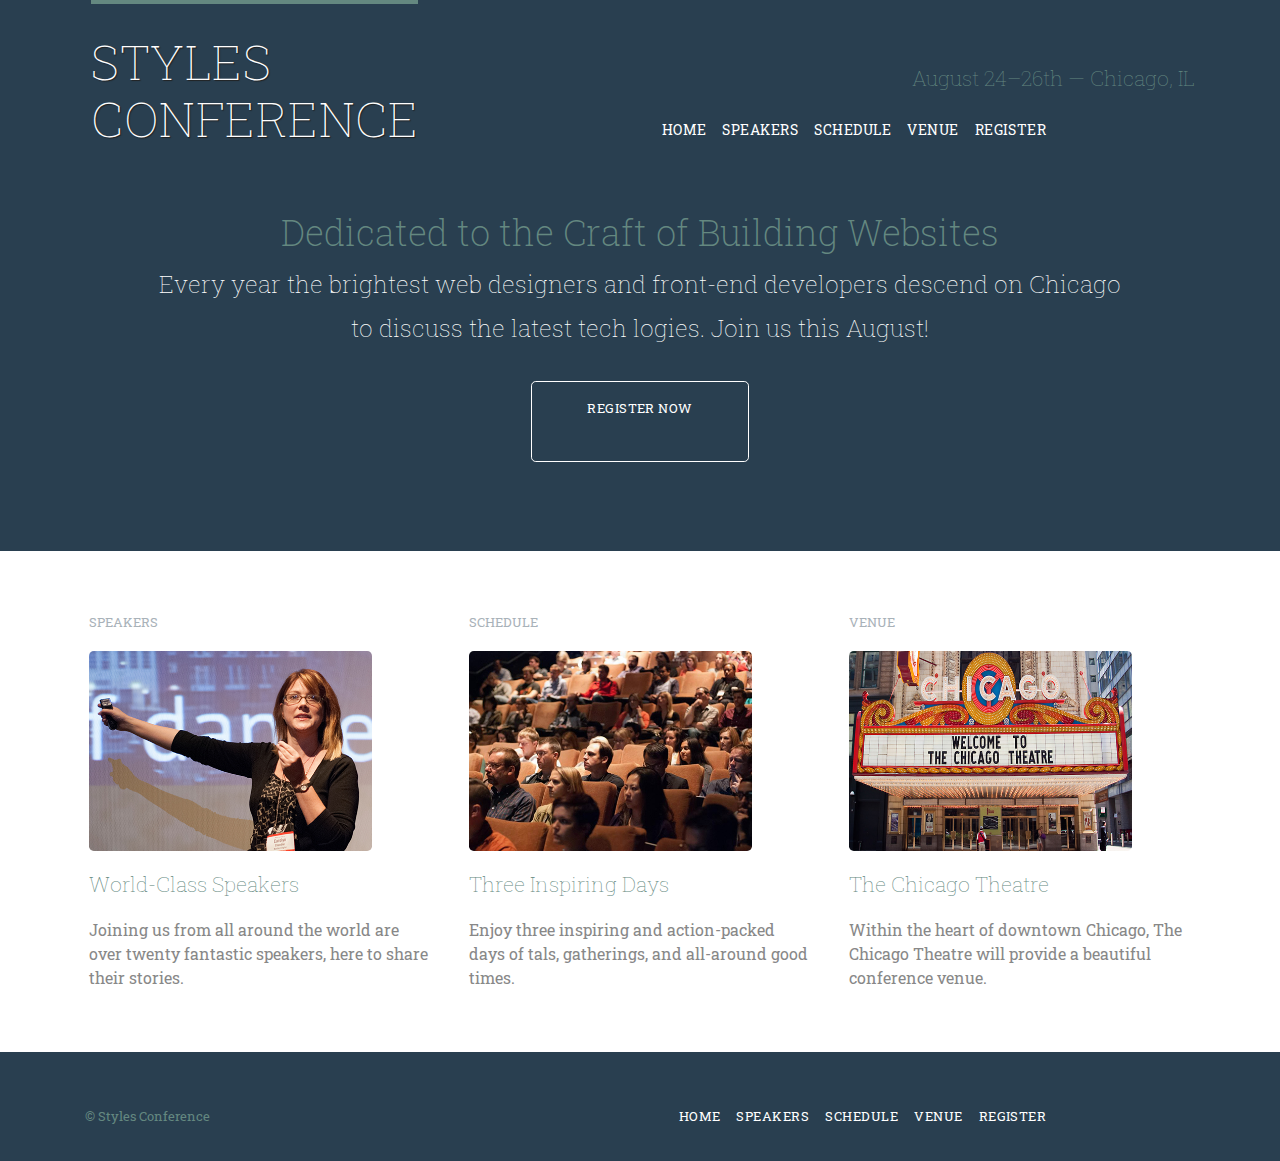
<file: index.html>
<!DOCTYPE html>
<html>
<head>
	<title>Style Conference</title>
	<meta charset="utf-8">
	<meta http-equiv="X-UA-Compatible" content="IE=edge">
	<meta name="viewport" content="width=device-width, initial-scale=1">
	<link rel="stylesheet" href="css/bootstrap.min.css" type="text/css">
	<link rel="stylesheet" type="text/css" href="css/headerfooter.css">
	<link rel="stylesheet" type="text/css" href="css/styleindex.css">
	<link href="https://fonts.googleapis.com/css2?family=Roboto+Slab:wght@400;500&display=swap" rel="stylesheet">
</head>
<body>
	<header>
		<div class="container">
			<div class="logo float-md-left float-lg-left">
				<h1><a href="index.html">styles<br>
				conference</a></h1>	
			</div>
			<h3 class="tagline">August 24&ndash;26th &mdash; Chicago, IL</h3>
		</div>
		<div class="nav float-md-right float-lg-right" id="navbarNav">
			<nav id="header-nav" class="navbar navbar-expand-lg navbar-expand-md navbar-collapse-sm navbar-light">
			    <ul class="navbar-nav">
			    	<li class="nav-item active"><a class="nav-link" href="index.html">Home</a></li>
			    	<li class="nav-item active"><a class="nav-link" href="speakers.html">Speakers</a></li>
			    	<li class="nav-item active"><a class="nav-link" href="schedule.html">Schedule</a></li>
			    	<li class="nav-item active"><a class="nav-link" href="venue.html">Venue</a></li>
			    	<li class="nav-item active"><a class="nav-link" href="register.html">Register</a></li>
			    </ul>
			</nav>
		</div>
		<div id="second" class="hero container">
			<h2>Dedicated to the Craft of Building Websites</h2>
			<p>Every year the brightest web designers and front-end developers descend on Chicago to discuss the latest tech logies. Join us this August!</p>
			<a id="button" class="btn btn-success btn-lg" href="register.html">Register Now</a>
		</div>
	</header>



	<section class="doc">
		<div class="container">
			<div class="row">
				<div class="teaser col-lg-4 col-md-6 col-sm-12">
					<h5>Speakers</h5>
					<a href=""><img src="images/home/speakers.jpg" alt="Image not found" width="300" height="200">
					<h3>World-Class Speakers</h3></a>
					<p>Joining us from all around the world are over twenty fantastic speakers, here to share their stories.</p>
				</div>

				<div class="teaser col-lg-4 col-md-6 col-sm-12">
					<h5>Schedule</h5>
					<a href=""><img src="images/home/schedule.jpg" alt="Image not found" width="300" height="200">
					<h3>Three Inspiring Days</h3></a>
					<p>Enjoy three inspiring and action-packed days of tals, gatherings, and all-around good times.</p>
				</div>

				<div class="teaser col-lg-4 col-md-6 col-sm-12">
					<h5>Venue</h5>
					<a href=""><img src="images/home/venue.jpg" alt="Image not found" width="300" height="200">
					<h3>The Chicago Theatre</h3></a>
					<p>Within the heart of downtown Chicago, The Chicago Theatre will provide a beautiful conference venue.</p>
				</div>
			</div>
		</div>
	</section>
	
				<!---------------- Footer ------------------->

	<footer class="primary-footer">
		<div class="container">
			<div class="copyright float-md-left float-lg-left">
				&copy; Styles Conference	
			</div>
		</div>
		<div class="nav float-md-right float-lg-right" id="navbar">
			<nav id="footer-nav" class="navbar navbar-expand-lg navbar-light">
			    <ul class="navbar-nav">
			    	<li class="nav-item active"><a class="nav-link" href="index.html">Home</a></li>
			    	<li class="nav-item active"><a class="nav-link" href="speakers.html">Speakers</a></li>
			    	<li class="nav-item active"><a class="nav-link" href="schedule.html">Schedule</a></li>
			    	<li class="nav-item active"><a class="nav-link" href="venue.html">Venue</a></li>
			    	<li class="nav-item active"><a class="nav-link" href="register.html">Register</a></li>
			    </ul>
			</nav>
		</div>
	</footer>

</body>
</html>
</file>
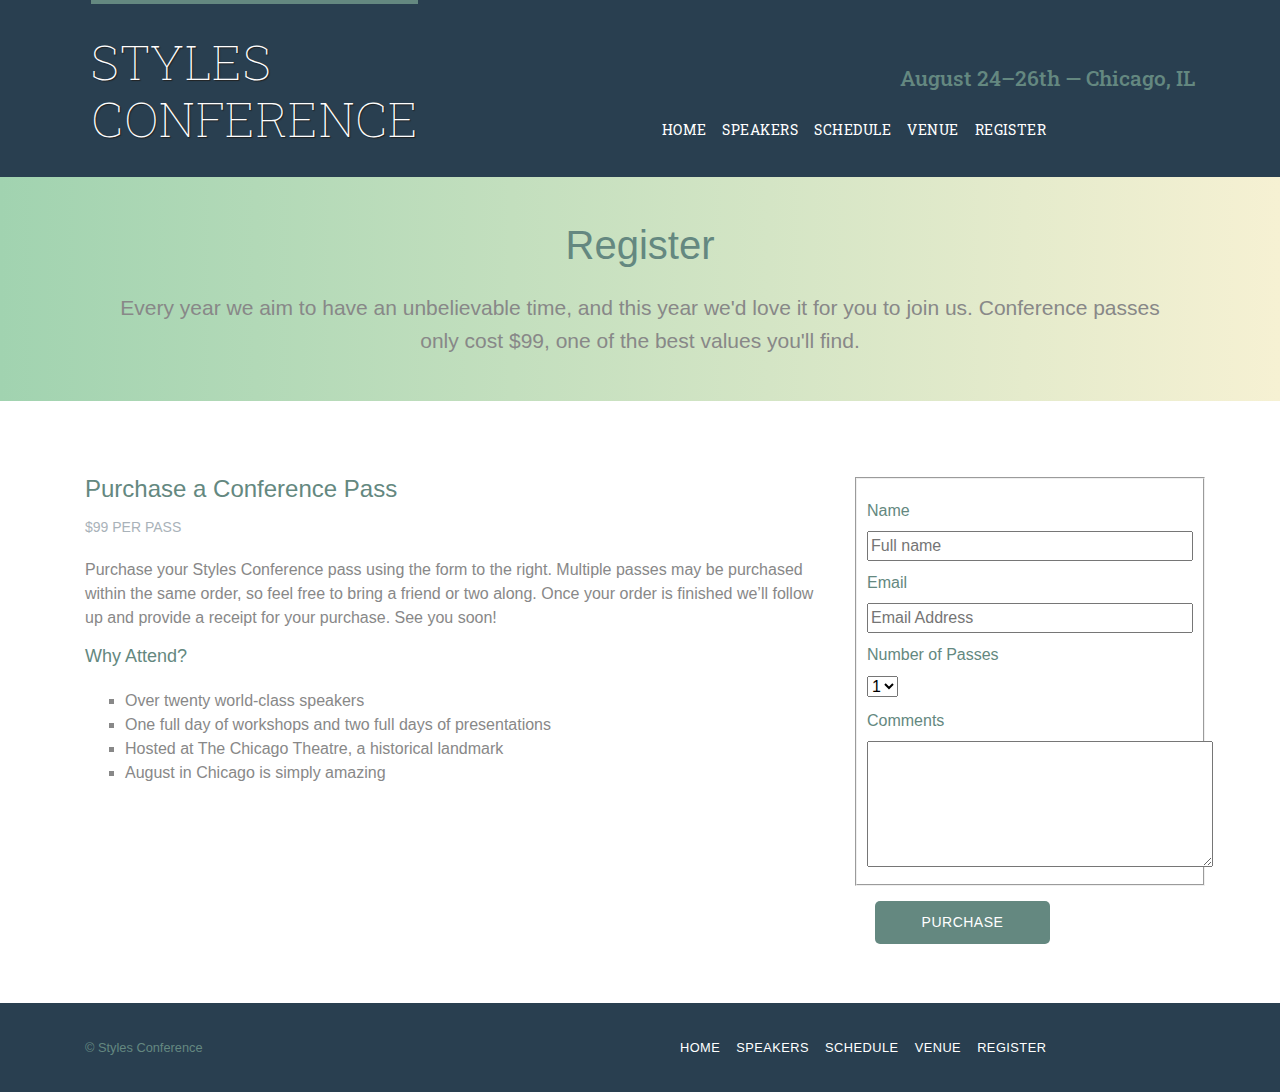
<file: register.html>
<!DOCTYPE html>
<html>
<head>
	<title>Style Conference Register</title>
	<meta charset="utf-8">
	<meta http-equiv="X-UA-Compatible" content="IE=edge">
	<meta name="viewport" content="width=device-width, initial-scale=1">
	<link rel="stylesheet" href="css/bootstrap.min.css" type="text/css">
	<link rel="stylesheet" type="text/css" href="css/headerfooter.css">
	<link rel="stylesheet" type="text/css" href="css/stylesregister.css">
	<link href="https://fonts.googleapis.com/css2?family=Roboto+Slab:wght@400;500&display=swap" rel="stylesheet">
</head>
<body>
	<header>
		<div class="container">
			<div class="logo float-md-left float-lg-left">
				<h1><a href="index.html">styles<br>
				conference</a></h1>	
			</div>
			<h3 class="tagline">August 24&ndash;26th &mdash; Chicago, IL</h3>
		</div>
		<div class="nav float-md-right float-lg-right" id="navbarNav">
			<nav id="header-nav" class="navbar navbar-expand-lg navbar-light">
			    <ul class="navbar-nav">
			    	<li class="nav-item active"><a class="nav-link" href="index.html">Home</a></li>
			    	<li class="nav-item active"><a class="nav-link" href="speakers.html">Speakers</a></li>
			    	<li class="nav-item active"><a class="nav-link" href="schedule.html">Schedule</a></li>
			    	<li class="nav-item active"><a class="nav-link" href="venue.html">Venue</a></li>
			    	<li class="nav-item active"><a class="nav-link" href="register.html">Register</a></li>
			    </ul>
			</nav>
		</div>
	</header>
				<!----------- Header End ------------>
				<!----------- 2nd Para Start ----------->
	<section class="row-alt">
  		<div class="lead container">
    		<div class="container">
   				<h1>Register</h1>
    			<p>Every year we aim to have an unbelievable time, and this year we'd love it for you to join us. Conference passes only cost $99, one of the best values you'll find.</p>
    		</div>
  		</div>
	</section>
				<!---------- 2nd Para End ----------->
	
				<!---------------- Form Section Start --------------->
	<section class="doc float-md-left float-lg-left">
		<div class="container">
			<div class="row">
				<div class="col-md-8">
					<h2>Purchase a Conference Pass</h2>
					<h5>$99 PER PASS</h5>
					<p>Purchase your Styles Conference pass using the form to the right. Multiple passes may be purchased within the same order, so feel free to bring a friend or two along. Once your order is finished we’ll follow up and provide a receipt for your purchase. See you soon!</p>
					<h4>Why Attend?</h4>
					<ul class="why-attend">
						<li>Over twenty world-class speakers</li>
						<li>One full day of workshops and two full days of presentations</li>
						<li>Hosted at The Chicago Theatre, a historical landmark</li>
						<li>August in Chicago is simply amazing</li>
					</ul>
				</div>

				<div class="col-md-4 float-md-right float-lg-right">
					<form action="#" method="post">
						<fieldset>
							<label for="Name">Name</label><br>
		            			<input id="Name" type="text" name="name" placeholder="Full name" required><br>
		            		<label for="Email">Email</label><br>
		            			<input id="Email" type="text" name="Email" placeholder="Email Address" required><br>
		            		<label for="Numberofpasses">Number of Passes</label><br>
		            			<select id="Numberofpasses" name="quantity" required>
				            		<option value="1" selected>1</option>
				            		<option value="2">2</option>
				            		<option value="3">3</option>
				            		<option value="4">4</option>
				            		<option value="5">5</option>
		            			</select><br>
		            		<label for="Comments">Comments</label><br>
		            			<textarea name="Comments" id="Comments" cols="35" rows="5"></textarea>
		            	</fieldset>
		            	<div id="button"><input class="btn btn-success btn-lg" type="submit" name="submit" value="Purchase"></div>
	            	</form>
       			</div>
			</div>
		</div>
	</section>
				<!---------------- Form Section End --------------->
	
				<!---------------- Footer Start ------------------->

	<footer class="primary-footer">
		<div class="container">
			<div class="copyright float-md-left float-lg-left">
				&copy; Styles Conference	
			</div>
		</div>
		<div class="nav float-md-right float-lg-right" id="navbar">
			<nav id="footer-nav" class="navbar navbar-expand-lg navbar-light">
			    <ul class="navbar-nav">
			    	<li class="nav-item active"><a class="nav-link" href="index.html">Home</a></li>
			    	<li class="nav-item active"><a class="nav-link" href="speakers.html">Speakers</a></li>
			    	<li class="nav-item active"><a class="nav-link" href="schedule.html">Schedule</a></li>
			    	<li class="nav-item active"><a class="nav-link" href="venue.html">Venue</a></li>
			    	<li class="nav-item active"><a class="nav-link" href="register.html">Register</a></li>
			    </ul>
			</nav>
		</div>
	</footer>

				<!---------------- Footer End ------------------->

</body>
</html>
</file>
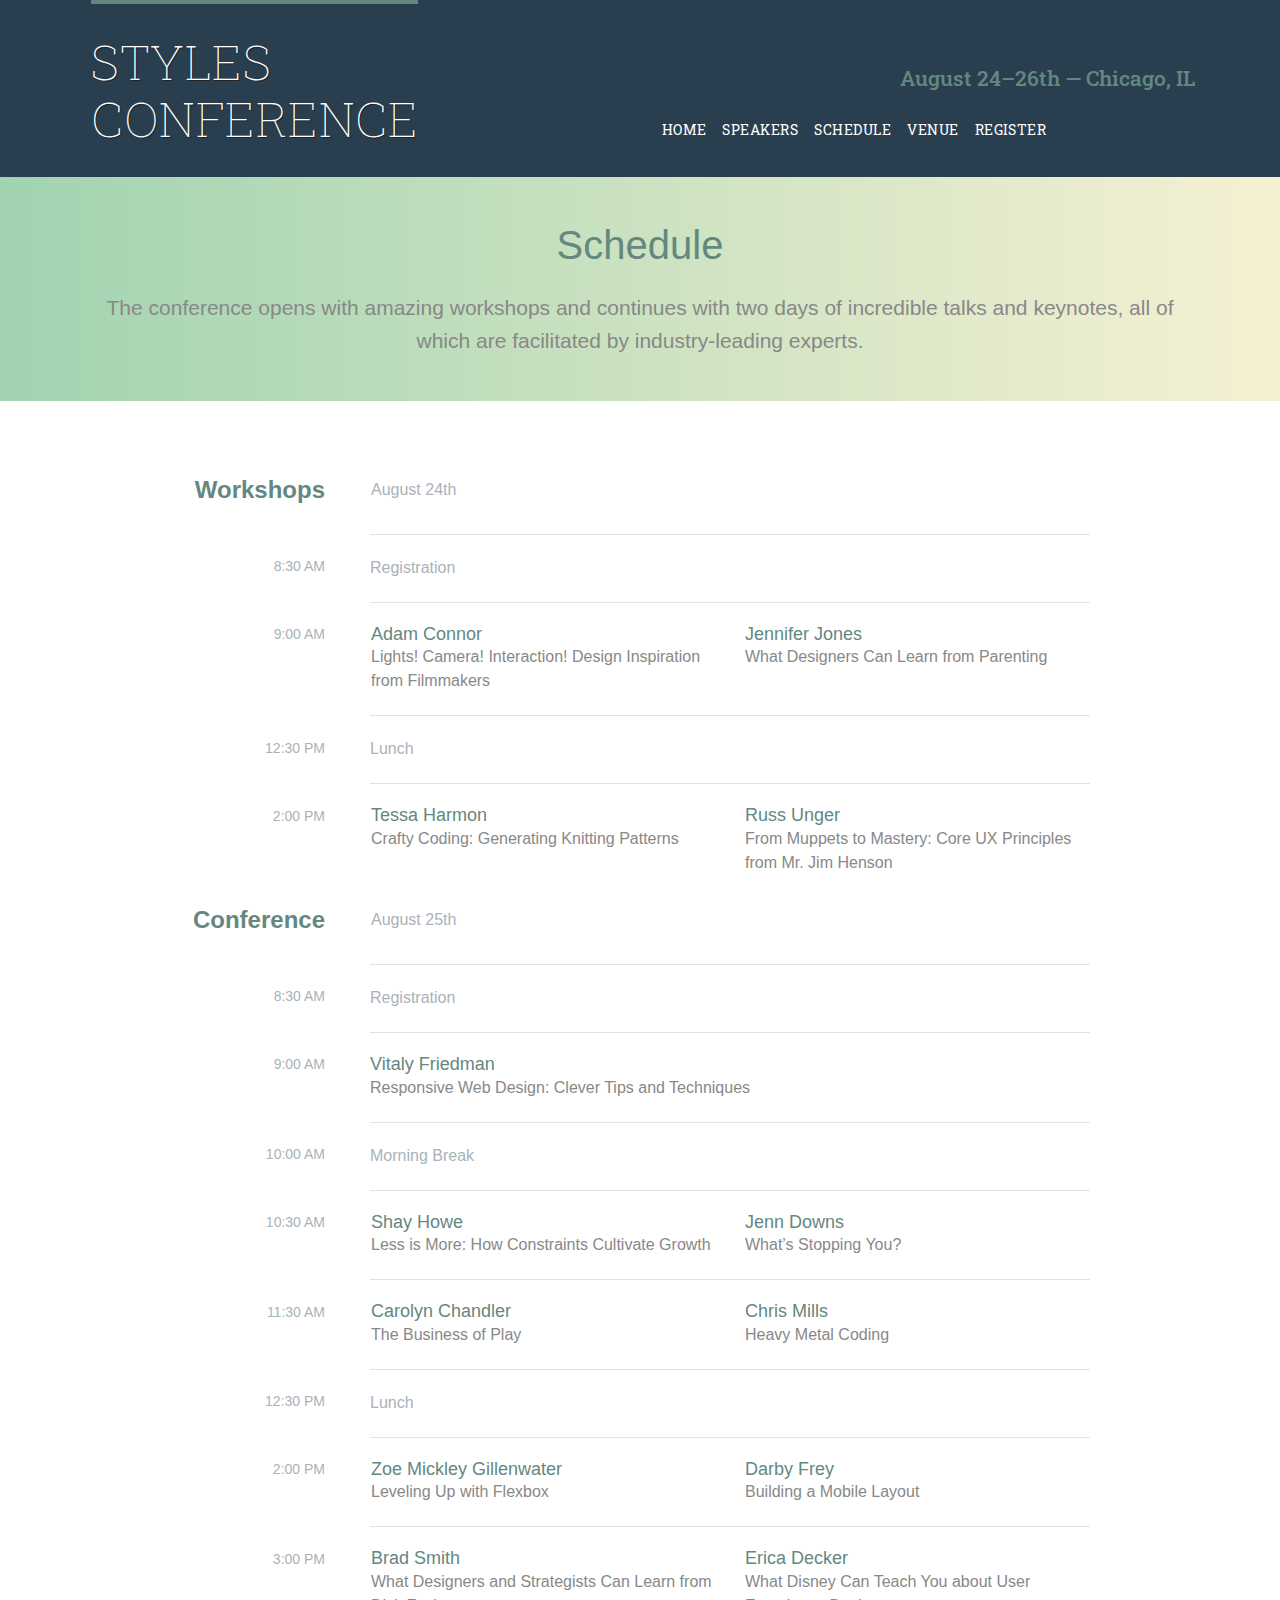
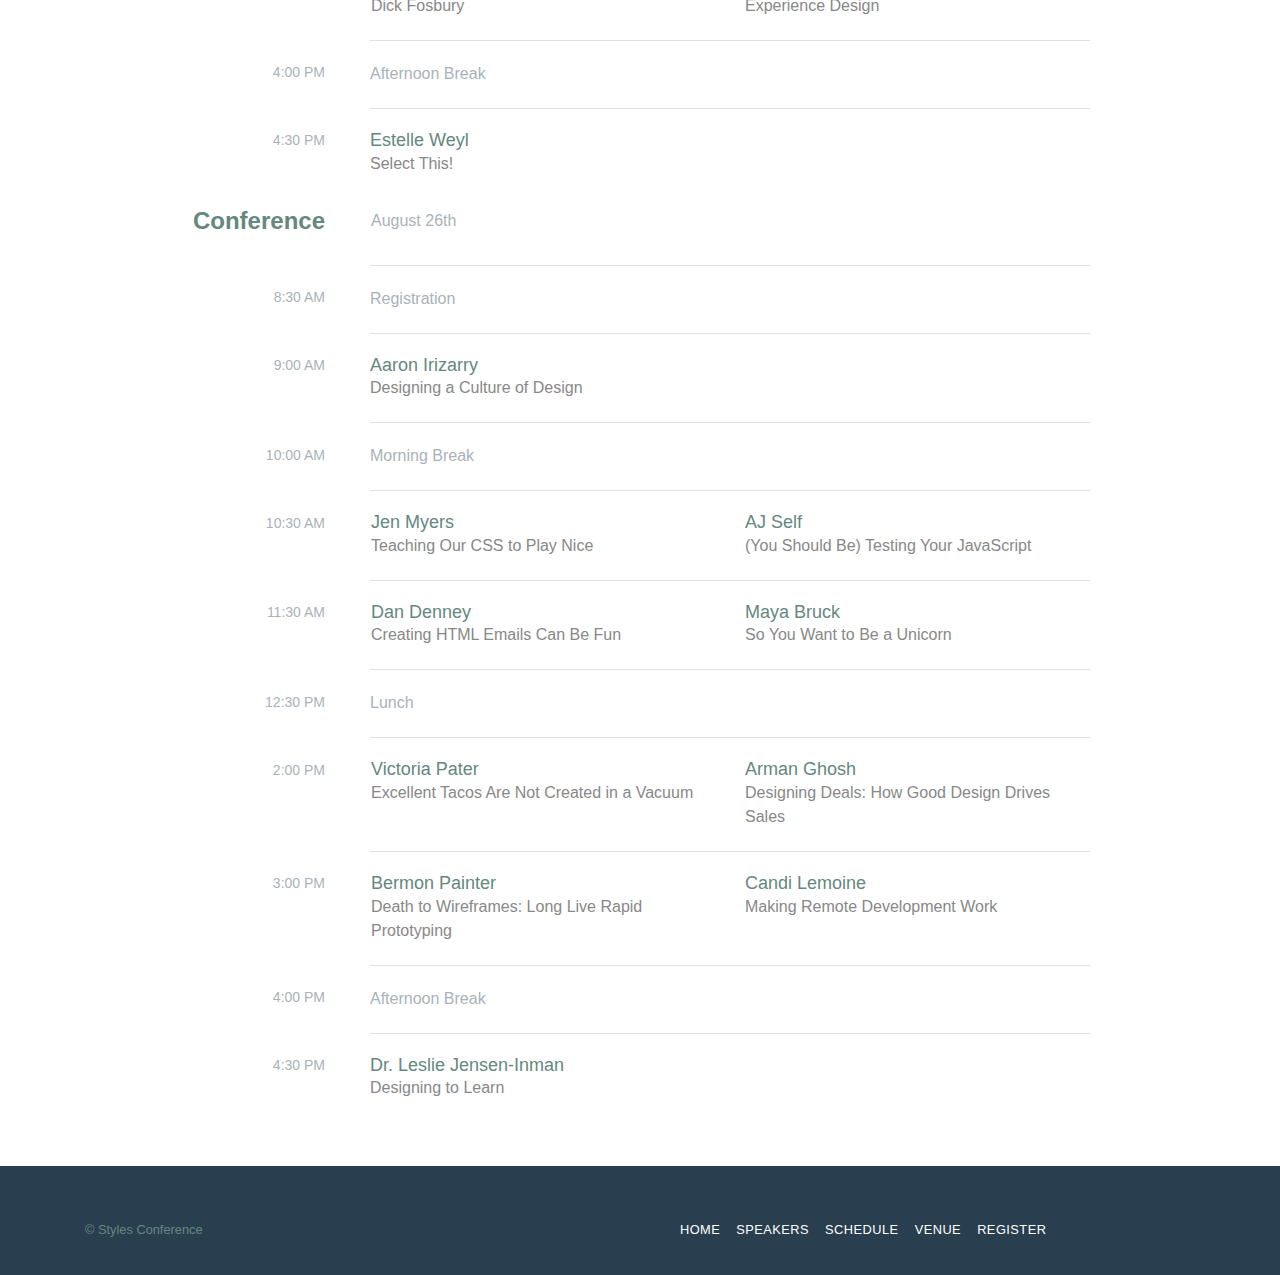
<file: schedule.html>
<!DOCTYPE html>
<html>
<head>
	<title>Style Conference Schedule</title>
	<meta charset="utf-8">
	<meta http-equiv="X-UA-Compatible" content="IE=edge">
	<meta name="viewport" content="width=device-width, initial-scale=1">
	<link rel="stylesheet" href="css/bootstrap.min.css" type="text/css">
	<link rel="stylesheet" type="text/css" href="css/headerfooter.css">
	<link rel="stylesheet" type="text/css" href="css/schedule.css">
	<link href="https://fonts.googleapis.com/css2?family=Roboto+Slab:wght@400;500&display=swap" rel="stylesheet">
</head>
<body>
	<header>
		<div class="container">
			<div class="logo float-md-left float-lg-left">
				<h1><a href="index.html">styles<br>
				conference</a></h1>	
			</div>
			<h3 class="tagline">August 24&ndash;26th &mdash; Chicago, IL</h3>
		</div>
		<div class="nav float-md-right float-lg-right" id="navbarNav">
			<nav id="header-nav" class="navbar navbar-expand-lg navbar-light">
			    <ul class="navbar-nav">
			    	<li class="nav-item active"><a class="nav-link" href="index.html">Home</a></li>
			    	<li class="nav-item active"><a class="nav-link" href="speakers.html">Speakers</a></li>
			    	<li class="nav-item active"><a class="nav-link" href="schedule.html">Schedule</a></li>
			    	<li class="nav-item active"><a class="nav-link" href="venue.html">Venue</a></li>
			    	<li class="nav-item active"><a class="nav-link" href="register.html">Register</a></li>
			    </ul>
			</nav>
		</div>
	</header>

				<!----------- 2nd head ----------->

	<section class="row-alt">
  		<div class="lead container">
    		<div class="container">
   				<h1>Schedule</h1>
    			<p>The conference opens with amazing workshops and continues with two days of incredible talks and keynotes, all of which are facilitated by industry-leading experts.</p>
    		</div>
  		</div>
	</section>

					<!---------------- Schedule Section --------------->

	<section class="doc">
	  <div class="table-container">
	    <table>
	      <thead>
	        <tr>
	          <th scope="row">
	            Workshops
	          </th>
	          <td class="schedule-offset" colspan="2">
	            August 24th
	          </td>
	        </tr>
	      </thead>
	      <tbody>
	        <tr>
	          <th scope="row">
	            <time datetime="08:30:00">8:30 AM</time>
	          </th>
	          <td class="schedule-offset" colspan="2">
	            Registration
	          </td>
	        </tr>
	        <tr>
	          <th scope="row">
	            <time datetime="09:00:00">9:00 AM</time>
	          </th>
	          <td>
	            <a href="speakers.html#adam-connor">
	              <h4>Adam Connor</h4>
	              Lights! Camera! Interaction! Design Inspiration from Filmmakers
	            </a>
	          </td>
	          <td>
	            <a href="speakers.html#jennifer-jones">
	              <h4>Jennifer Jones</h4>
	              What Designers Can Learn from Parenting
	            </a>
	          </td>
	        </tr>
	        <tr>
	          <th scope="row">
	            <time datetime="12:30:00">12:30 PM</time>
	          </th>
	          <td class="schedule-offset" colspan="2">
	            Lunch
	          </td>
	        </tr>
	        <tr>
	          <th scope="row">
	            <time datetime="14:00">2:00 PM</time>
	          </th>
	          <td>
	            <a href="speakers.html#tessa-harmon">
	              <h4>Tessa Harmon</h4>
	              Crafty Coding: Generating Knitting Patterns
	            </a>
	          </td>
	          <td>
	            <a href="speakers.html#russ-unger">
	              <h4>Russ Unger</h4>
	              From Muppets to Mastery: Core UX Principles from Mr. Jim Henson
	            </a>
	          </td>
	        </tr>
	      </tbody>
	    </table>

	    <!-- Conference -->

	    <table>
	      <thead>
	        <tr>
	          <th scope="row">
	            Conference
	          </th>
	          <td class="schedule-offset" colspan="2">
	            August 25th
	          </td>
	        </tr>
	      </thead>
	      <tbody>
	        <tr>
	          <th scope="row">
	            <time datetime="08:30:00">8:30 AM</time>
	          </th>
	          <td class="schedule-offset" colspan="2">
	            Registration
	          </td>
	        </tr>
	        <tr>
	          <th scope="row">
	            <time datetime="09:00:00">9:00 AM</time>
	          </th>
	          <td colspan="2">
	            <a href="speakers.html#vitaly-friedman">
	              <h4>Vitaly Friedman</h4>
	              Responsive Web Design: Clever Tips and Techniques
	            </a>
	          </td>
	        </tr>
	        <tr>
	          <th scope="row">
	            <time datetime="10:00:00">10:00 AM</time>
	          </th>
	          <td class="schedule-offset" colspan="2">
	            Morning Break
	          </td>
	        </tr>
	        <tr>
	          <th scope="row">
	            <time datetime="10:30:00">10:30 AM</time>
	          </th>
	          <td>
	            <a href="speakers.html#shay-howe">
	              <h4>Shay Howe</h4>
	              Less is More: How Constraints Cultivate Growth
	            </a>
	          </td>
	          <td>
	            <a href="speakers.html#jenn-downs">
	              <h4>Jenn Downs</h4>
	              What’s Stopping You?
	            </a>
	          </td>
	        </tr>
	        <tr>
	          <th scope="row">
	            <time datetime="11:30:00">11:30 AM</time>
	          </th>
	          <td>
	            <a href="speakers.html#carolyn-chandler">
	              <h4>Carolyn Chandler</h4>
	              The Business of Play
	            </a>
	          </td>
	          <td>
	            <a href="speakers.html#chris-mills">
	              <h4>Chris Mills</h4>
	              Heavy Metal Coding
	            </a>
	          </td>
	        </tr>
	        <tr>
	          <th scope="row">
	            <time datetime="12:30:00">12:30 PM</time>
	          </th>
	          <td class="schedule-offset" colspan="2">
	            Lunch
	          </td>
	        </tr>
	        <tr>
	          <th scope="row">
	            <time datetime="14:00">2:00 PM</time>
	          </th>
	          <td>
	            <a href="speakers.html#zoe-mickley-gillenwater">
	              <h4>Zoe Mickley Gillenwater</h4>
	              Leveling Up with Flexbox
	            </a>
	          </td>
	          <td>
	            <a href="speakers.html#darby-frey">
	              <h4>Darby Frey</h4>
	              Building a Mobile Layout
	            </a>
	          </td>
	        </tr>
	        <tr>
	          <th scope="row">
	            <time datetime="15:00:00">3:00 PM</time>
	          </th>
	          <td>
	            <a href="speakers.html#brad-smith">
	              <h4>Brad Smith</h4>
	              What Designers and Strategists Can Learn from Dick Fosbury
	            </a>
	          </td>
	          <td>
	            <a href="speakers.html#erica-decker">
	              <h4>Erica Decker</h4>
	              What Disney Can Teach You about User Experience Design
	            </a>
	          </td>
	        </tr>
	        <tr>
	          <th scope="row">
	            <time datetime="16:00:00">4:00 PM</time>
	          </th>
	          <td class="schedule-offset" colspan="2">
	            Afternoon Break
	          </td>
	        </tr>
	        <tr>
	          <th scope="row">
	            <time datetime="16:30:00">4:30 PM</time>
	          </th>
	          <td colspan="2">
	            <a href="speakers.html#estelle-weyl">
	              <h4>Estelle Weyl</h4>
	              Select This!
	            </a>
	          </td>
	        </tr>
	      </tbody>
	    </table>

	    <!-- Conference -->

	    <table>
	      <thead>
	        <tr>
	          <th scope="row">
	            Conference
	          </th>
	          <td class="schedule-offset" colspan="2">
	            August 26th
	          </td>
	        </tr>
	      </thead>
	      <tbody>
	        <tr>
	          <th scope="row">
	            <time datetime="08:30:00">8:30 AM</time>
	          </th>
	          <td class="schedule-offset" colspan="2">
	            Registration
	          </td>
	        </tr>
	        <tr>
	          <th scope="row">
	            <time datetime="09:00:00">9:00 AM</time>
	          </th>
	          <td colspan="2">
	            <a href="speakers.html#aaron-irizarry">
	              <h4>Aaron Irizarry</h4>
	              Designing a Culture of Design
	            </a>
	          </td>
	        </tr>
	        <tr>
	          <th scope="row">
	            <time datetime="10:00:00">10:00 AM</time>
	          </th>
	          <td class="schedule-offset" colspan="2">
	            Morning Break
	          </td>
	        </tr>
	        <tr>
	          <th scope="row">
	            <time datetime="10:30:00">10:30 AM</time>
	          </th>
	          <td>
	            <a href="speakers.html#jen-myers">
	              <h4>Jen Myers</h4>
	              Teaching Our CSS to Play Nice
	            </a>
	          </td>
	          <td>
	            <a href="speakers.html#aj-self">
	              <h4>AJ Self</h4>
	              (You Should Be) Testing Your JavaScript
	            </a>
	          </td>
	        </tr>
	        <tr>
	          <th scope="row">
	            <time datetime="11:30:00">11:30 AM</time>
	          </th>
	          <td>
	            <a href="speakers.html#dan-denney">
	              <h4>Dan Denney</h4>
	              Creating HTML Emails Can Be Fun
	            </a>
	          </td>
	          <td>
	            <a href="speakers.html#maya-bruck">
	              <h4>Maya Bruck</h4>
	              So You Want to Be a Unicorn
	            </a>
	          </td>
	        </tr>
	        <tr>
	          <th scope="row">
	            <time datetime="12:30:00">12:30 PM</time>
	          </th>
	          <td class="schedule-offset" colspan="2">
	            Lunch
	          </td>
	        </tr>
	        <tr>
	          <th scope="row">
	            <time datetime="14:00">2:00 PM</time>
	          </th>
	          <td>
	            <a href="speakers.html#victoria-pater">
	              <h4>Victoria Pater</h4>
	              Excellent Tacos Are Not Created in a Vacuum
	            </a>
	          </td>
	          <td>
	            <a href="speakers.html#arman-ghosh">
	              <h4>Arman Ghosh</h4>
	              Designing Deals: How Good Design Drives Sales
	            </a>
	          </td>
	        </tr>
	        <tr>
	          <th scope="row">
	            <time datetime="15:00:00">3:00 PM</time>
	          </th>
	          <td>
	            <a href="speakers.html#bermon-painter">
	              <h4>Bermon Painter</h4>
	              Death to Wireframes: Long Live Rapid Prototyping
	            </a>
	          </td>
	          <td>
	            <a href="speakers.html#candi-lemoine">
	              <h4>Candi Lemoine</h4>
	              Making Remote Development Work
	            </a>
	          </td>
	        </tr>
	        <tr>
	          <th scope="row">
	            <time datetime="16:00:00">4:00 PM</time>
	          </th>
	          <td class="schedule-offset" colspan="2">
	            Afternoon Break
	          </td>
	        </tr>
	        <tr>
	          <th scope="row">
	            <time datetime="16:30:00">4:30 PM</time>
	          </th>
	          <td colspan="2">
	            <a href="speakers.html#leslie-jensen-inman">
	              <h4>Dr. Leslie Jensen-Inman</h4>
	              Designing to Learn
	            </a>
	          </td>
	        </tr>
	      </tbody>
	    </table>
	</div>
</section>
		
				<!---------------- Footer ------------------->

	<footer class="primary-footer">
		<div class="container">
			<div class="copyright float-md-left float-lg-left">
				&copy; Styles Conference	
			</div>
		</div>
		<div class="nav float-md-right float-lg-right" id="navbar">
			<nav id="footer-nav" class="navbar navbar-expand-lg navbar-light">
			    <ul class="navbar-nav">
			    	<li class="nav-item active"><a class="nav-link" href="index.html">Home</a></li>
			    	<li class="nav-item active"><a class="nav-link" href="speakers.html">Speakers</a></li>
			    	<li class="nav-item active"><a class="nav-link" href="schedule.html">Schedule</a></li>
			    	<li class="nav-item active"><a class="nav-link" href="venue.html">Venue</a></li>
			    	<li class="nav-item active"><a class="nav-link" href="register.html">Register</a></li>
			    </ul>
			</nav>
		</div>
	</footer>

				<!---------------- Footer End ------------------->

</body>
</html>
</file>
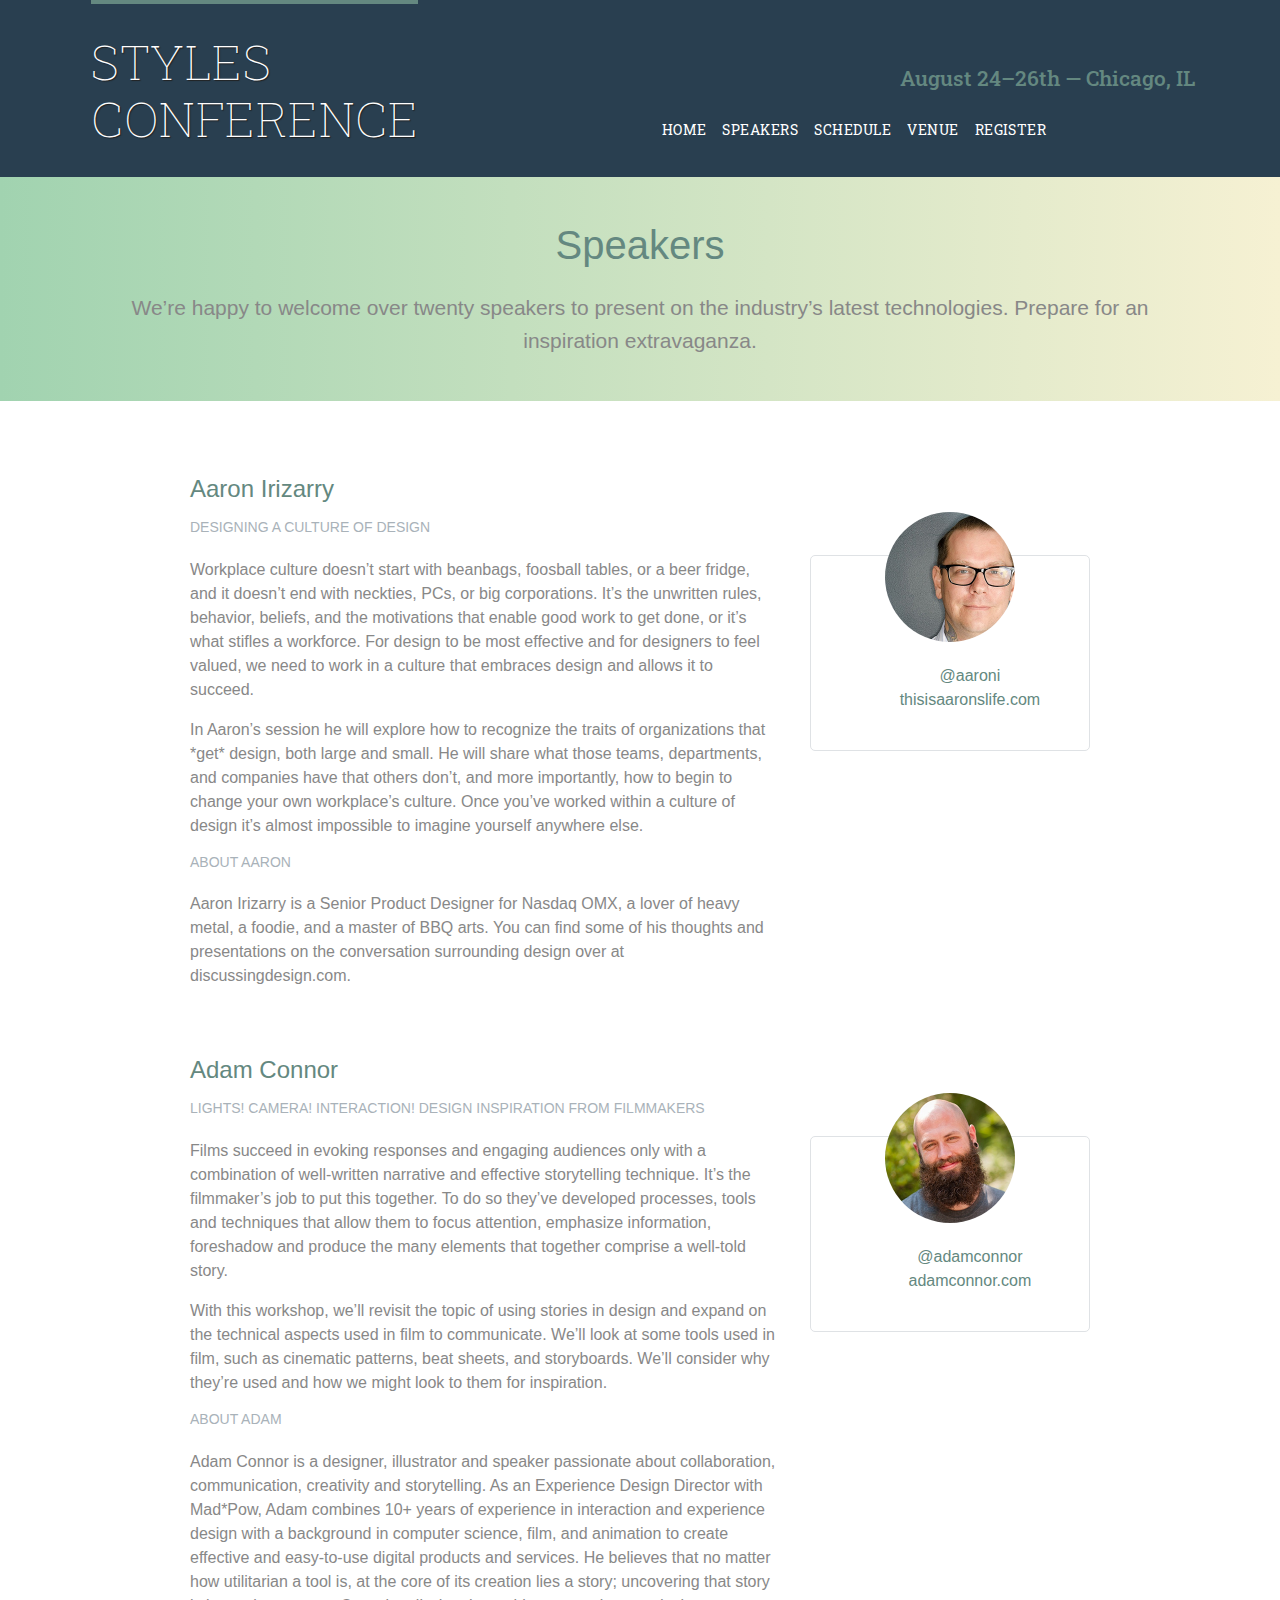
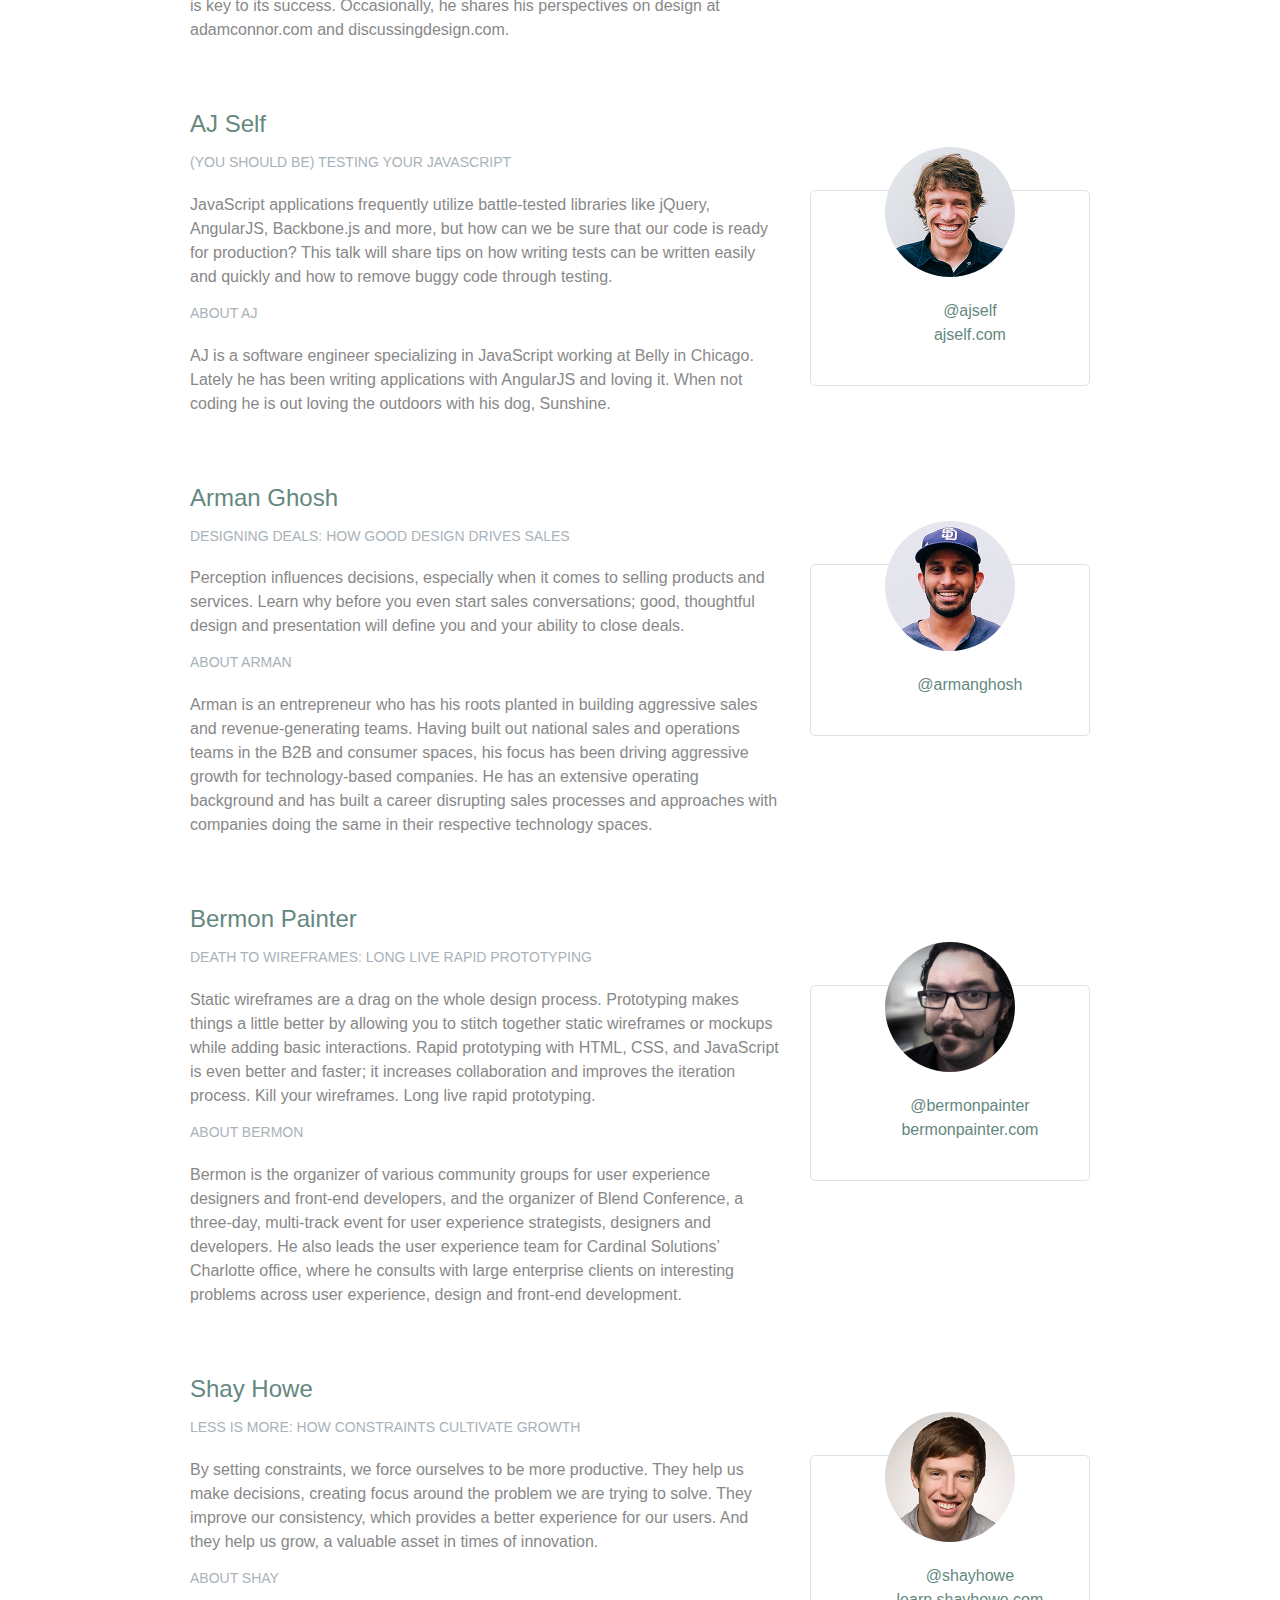
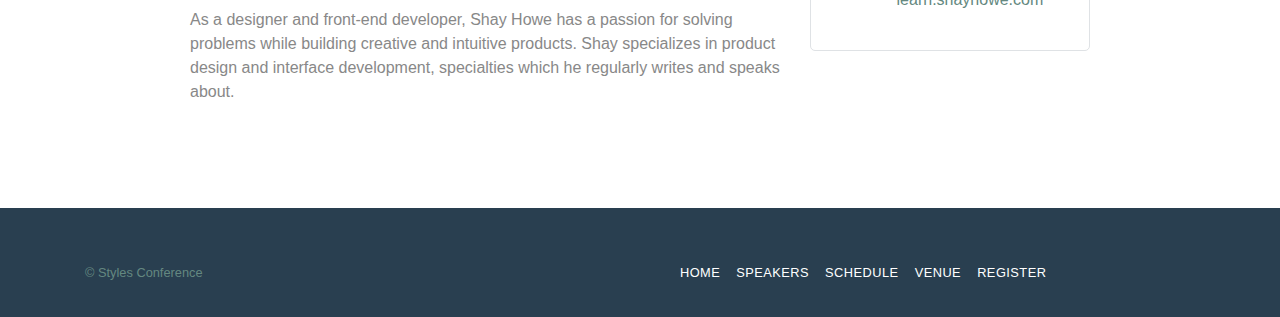
<file: speakers.html>
<!DOCTYPE html>
<html>
<head>
	<title>Style Conference Speakers</title>
	<meta charset="utf-8">
	<meta http-equiv="X-UA-Compatible" content="IE=edge">
	<meta name="viewport" content="width=device-width, initial-scale=1">
	<link rel="stylesheet" href="css/bootstrap.min.css" type="text/css">
	<link rel="stylesheet" type="text/css" href="css/headerfooter.css">
	<link rel="stylesheet" type="text/css" href="css/stylespeakers.css">
	<link href="https://fonts.googleapis.com/css2?family=Roboto+Slab:wght@400;500&display=swap" rel="stylesheet">
</head>
<body>
	<header>
		<div class="container">
			<div class="logo float-md-left float-lg-left">
				<h1><a href="index.html">styles<br>
				conference</a></h1>	
			</div>
			<h3 class="tagline">August 24&ndash;26th &mdash; Chicago, IL</h3>
		</div>
		<div class="nav float-md-right float-lg-right" id="navbarNav">
			<nav id="header-nav" class="navbar navbar-expand-lg navbar-light">
			    <ul class="navbar-nav">
			    	<li class="nav-item active"><a class="nav-link" href="index.html">Home</a></li>
			    	<li class="nav-item active"><a class="nav-link" href="speakers.html">Speakers</a></li>
			    	<li class="nav-item active"><a class="nav-link" href="schedule.html">Schedule</a></li>
			    	<li class="nav-item active"><a class="nav-link" href="venue.html">Venue</a></li>
			    	<li class="nav-item active"><a class="nav-link" href="register.html">Register</a></li>
			    </ul>
			</nav>
		</div>
	</header>

				<!----------- 2nd head ----------->

	<section class="row-alt">
  		<div class="lead container">
    		<div class="container">
   				<h1>Speakers</h1>
    			<p>We’re happy to welcome over twenty speakers to present on the industry’s latest technologies. Prepare for an inspiration extravaganza.</p>
    		</div>
  		</div>
	</section>
	
				<!---------------- Speakers Section --------------->

	<section class="doc row">
		<section class="speaker" id="aaron-irizarry">
			<div class="grid">
				<div class="col-2-3">
					<h2>Aaron Irizarry</h2>
					<h5>DESIGNING A CULTURE OF DESIGN</h5>
					<p>Workplace culture doesn’t start with beanbags, foosball tables, or a beer fridge, and it doesn’t end with neckties, PCs, or big corporations. It’s the unwritten rules, behavior, beliefs, and the motivations that enable good work to get done, or it’s what stifles a workforce. For design to be most effective and for designers to feel valued, we need to work in a culture that embraces design and allows it to succeed.</p>
					<p>In Aaron’s session he will explore how to recognize the traits of organizations that &ast;get&ast; design, both large and small. He will share what those teams, departments, and companies have that others don’t, and more importantly, how to begin to change your own workplace’s culture. Once you’ve worked within a culture of design it’s almost impossible to imagine yourself anywhere else.</p>
					<h5>ABOUT AARON</h5>
					<p>Aaron Irizarry is a Senior Product Designer for Nasdaq OMX, a lover of heavy metal, a foodie, and a master of BBQ arts. You can find some of his thoughts and presentations on the conversation surrounding design over at discussingdesign.com.</p>
				</div>	
				<aside class="col-1-3">
					<div class="speaker-info">
						<img src="images/speakers/aaron.jpg" alt="">
						<ul>
							<li><a href="https://twitter.com/aaroni">&commat;aaroni</a></li>
							<li><a href="http://www.thisisaaronslife.com/">thisisaaronslife.com</a></li>
						</ul>
					</div>
				</aside>
			</div>
		</section>

		<section class="speaker" id="adam-connor">
			<div class="grid">
				<div class="col-2-3">
					<h2>Adam Connor</h2>
					<h5>LIGHTS! CAMERA! INTERACTION! DESIGN INSPIRATION FROM FILMMAKERS</h5>
					<p>Films succeed in evoking responses and engaging audiences only with a combination of well-written narrative and effective storytelling technique. It’s the filmmaker’s job to put this together. To do so they’ve developed processes, tools and techniques that allow them to focus attention, emphasize information, foreshadow and produce the many elements that together comprise a well-told story.</p>
					<p>With this workshop, we’ll revisit the topic of using stories in design and expand on the technical aspects used in film to communicate. We’ll look at some tools used in film, such as cinematic patterns, beat sheets, and storyboards. We’ll consider why they’re used and how we might look to them for inspiration.</p>
					<h5>ABOUT ADAM</h5>
					<p>Adam Connor is a designer, illustrator and speaker passionate about collaboration, communication, creativity and storytelling. As an Experience Design Director with Mad*Pow, Adam combines 10+ years of experience in interaction and experience design with a background in computer science, film, and animation to create effective and easy-to-use digital products and services. He believes that no matter how utilitarian a tool is, at the core of its creation lies a story; uncovering that story is key to its success. Occasionally, he shares his perspectives on design at adamconnor.com and discussingdesign.com.</p>
				</div>	
				<aside class="col-1-3">
					<div class="speaker-info">
						<img src="images/speakers/adam.jpg" alt="">
						<ul>
							<li><a href="https://twitter.com/adamconnor">&commat;adamconnor</a></li>
							<li><a href="https://adamconnor.carrd.co/">adamconnor.com</a></li>
						</ul>
					</div>
				</aside>
			</div>
		</section>

		<section class="speaker" id="aj-self">
			<div class="grid">
				<div class="col-2-3">
					<h2>AJ Self</h2>
					<h5>(YOU SHOULD BE) TESTING YOUR JAVASCRIPT</h5>
					<p>JavaScript applications frequently utilize battle-tested libraries like jQuery, AngularJS, Backbone.js and more, but how can we be sure that our code is ready for production? This talk will share tips on how writing tests can be written easily and quickly and how to remove buggy code through testing.</p>
					<h5>ABOUT AJ</h5>
					<p>AJ is a software engineer specializing in JavaScript working at Belly in Chicago. Lately he has been writing applications with AngularJS and loving it. When not coding he is out loving the outdoors with his dog, Sunshine.</p>
				</div>	
				<aside class="col-1-3">
					<div class="speaker-info">
						<img src="images/speakers/aj.jpg" alt="">
						<ul>
							<li><a href="https://twitter.com/ajself">&commat;ajself</a></li>
							<li><a href="http://www.ajself.com/">ajself.com</a></li>
						</ul>
					</div>
				</aside>
			</div>
		</section>

		<section class="speaker" id="arman-ghosh">
			<div class="grid">
				<div class="col-2-3">
					<h2>Arman Ghosh</h2>
					<h5>DESIGNING DEALS: HOW GOOD DESIGN DRIVES SALES</h5>
					<p>Perception influences decisions, especially when it comes to selling products and services. Learn why before you even start sales conversations; good, thoughtful design and presentation will define you and your ability to close deals.</p>
					<h5>ABOUT ARMAN</h5>
					<p>Arman is an entrepreneur who has his roots planted in building aggressive sales and revenue-generating teams. Having built out national sales and operations teams in the B2B and consumer spaces, his focus has been driving aggressive growth for technology-based companies. He has an extensive operating background and has built a career disrupting sales processes and approaches with companies doing the same in their respective technology spaces.</p>
				</div>	
				<aside class="col-1-3">
					<div class="speaker-info">
						<img src="images/speakers/arman.jpg" alt="">
						<ul>
							<li><a href="https://twitter.com/armanghosh">&commat;armanghosh</a></li>
						</ul>
					</div>
				</aside>
			</div>
		</section>

		<section class="speaker" id="bermon-painter">
			<div class="grid">
				<div class="col-2-3">
					<h2>Bermon Painter</h2>
					<h5>DEATH TO WIREFRAMES: LONG LIVE RAPID PROTOTYPING</h5>
					<p>Static wireframes are a drag on the whole design process. Prototyping makes things a little better by allowing you to stitch together static wireframes or mockups while adding basic interactions. Rapid prototyping with HTML, CSS, and JavaScript is even better and faster; it increases collaboration and improves the iteration process. Kill your wireframes. Long live rapid prototyping.</p>
					<h5>ABOUT BERMON</h5>
					<p>Bermon is the organizer of various community groups for user experience designers and front-end developers, and the organizer of Blend Conference, a three-day, multi-track event for user experience strategists, designers and developers. He also leads the user experience team for Cardinal Solutions’ Charlotte office, where he consults with large enterprise clients on interesting problems across user experience, design and front-end development.</p>
				</div>	
				<aside class="col-1-3">
					<div class="speaker-info">
						<img src="images/speakers/bermon.jpg" alt="">
						<ul>
							<li><a href="https://twitter.com/bermonpainter">&commat;bermonpainter</a></li>
							<li><a href="http://bermonpainter.com/">bermonpainter.com</a></li>
						</ul>
					</div>
				</aside>
			</div>
		</section>

		<section class="speaker" id="shay-howe">
			<div class="grid">
				<div class="col-2-3">
					<h2>Shay Howe</h2>
					<h5>LESS IS MORE: HOW CONSTRAINTS CULTIVATE GROWTH</h5>
					<p>By setting constraints, we force ourselves to be more productive. They help us make decisions, creating focus around the problem we are trying to solve. They improve our consistency, which provides a better experience for our users. And they help us grow, a valuable asset in times of innovation.</p>
					<h5>ABOUT SHAY</h5>
					<p>As a designer and front-end developer, Shay Howe has a passion for solving problems while building creative and intuitive products. Shay specializes in product design and interface development, specialties which he regularly writes and speaks about.</p>
				</div>	
				<aside class="col-1-3">
					<div class="speaker-info">
						<img src="images/speakers/shay.jpg" alt="">
						<ul>
							<li><a href="https://twitter.com/shayhowe">&commat;shayhowe</a></li>
							<li><a href="http://learn.shayhowe.com/">learn.shayhowe.com</a></li>
						</ul>
					</div>
				</aside>
			</div>
		</section>
	</section>
		
				<!---------------- Footer ------------------->

	<footer class="primary-footer">
		<div class="container">
			<div class="copyright float-md-left float-lg-left">
				&copy; Styles Conference	
			</div>
		</div>
		<div class="nav float-md-right float-lg-right" id="navbar">
			<nav id="footer-nav" class="navbar navbar-expand-lg navbar-light">
			    <ul class="navbar-nav">
			    	<li class="nav-item active"><a class="nav-link" href="index.html">Home</a></li>
			    	<li class="nav-item active"><a class="nav-link" href="speakers.html">Speakers</a></li>
			    	<li class="nav-item active"><a class="nav-link" href="schedule.html">Schedule</a></li>
			    	<li class="nav-item active"><a class="nav-link" href="venue.html">Venue</a></li>
			    	<li class="nav-item active"><a class="nav-link" href="register.html">Register</a></li>
			    </ul>
			</nav>
		</div>
	</footer>

				<!---------------- Footer End ------------------->

</body>
</html>
</file>
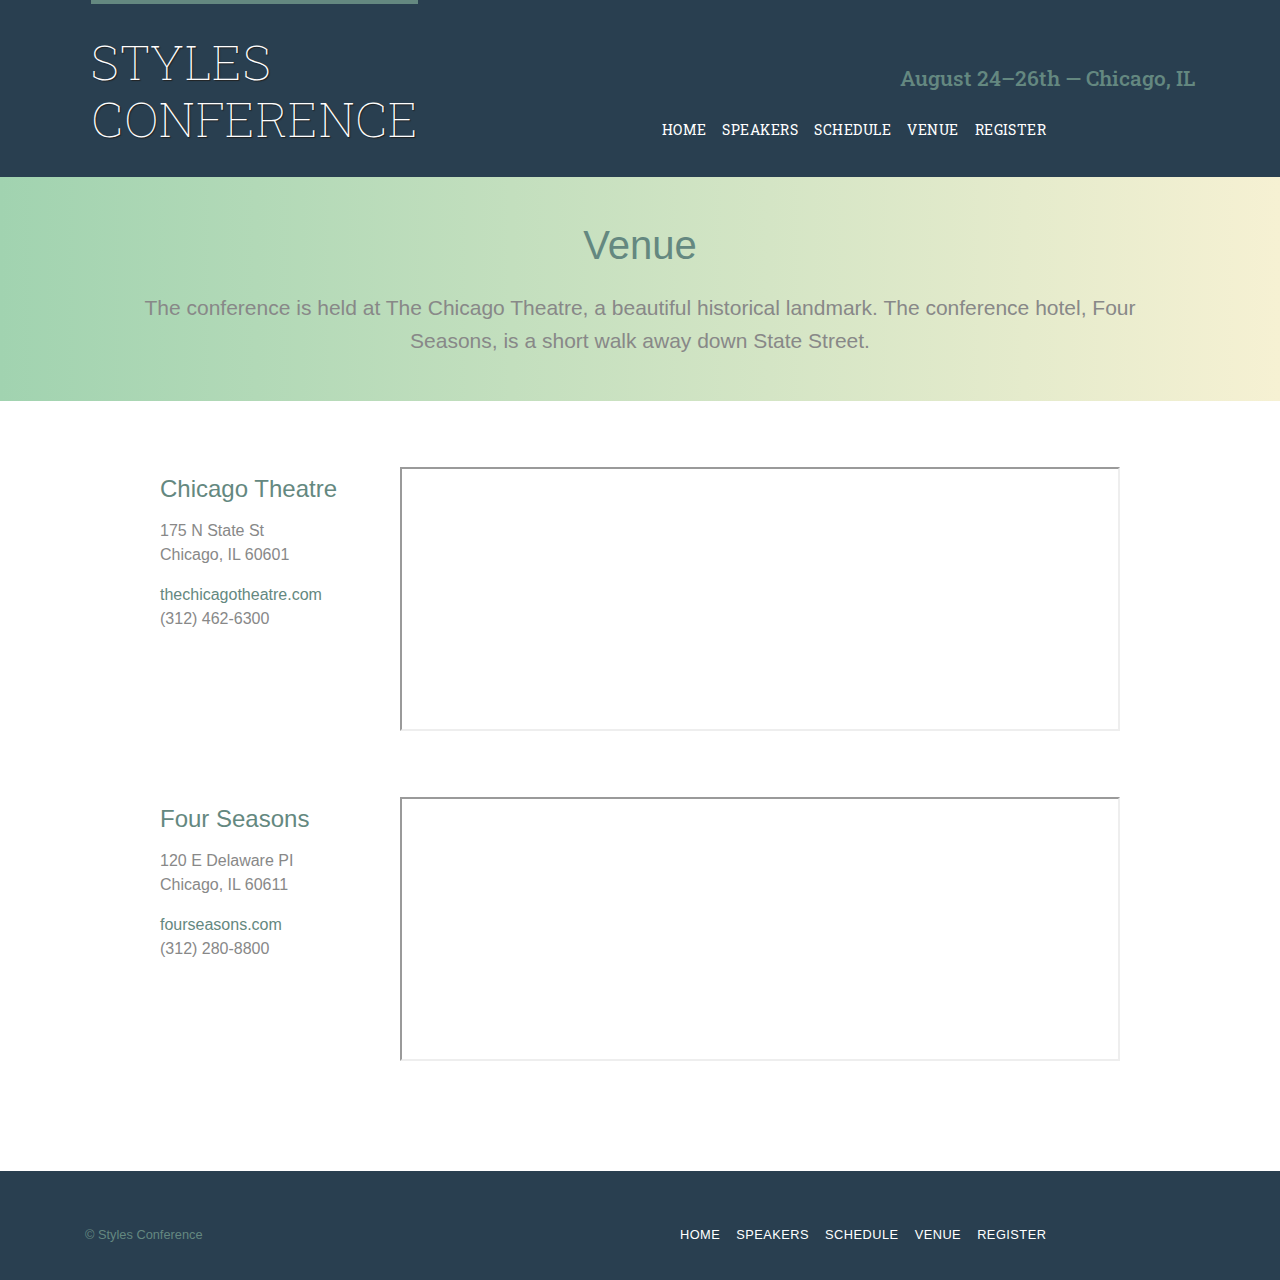
<file: venue.html>
<!DOCTYPE html>
<html>
<head>
	<title>Style Conference Speakers</title>
	<meta charset="utf-8">
	<meta http-equiv="X-UA-Compatible" content="IE=edge">
	<meta name="viewport" content="width=device-width, initial-scale=1">
	<link rel="stylesheet" href="css/bootstrap.min.css" type="text/css">
	<link rel="stylesheet" type="text/css" href="css/headerfooter.css">
	<link rel="stylesheet" type="text/css" href="css/venue.css">
	<link href="https://fonts.googleapis.com/css2?family=Roboto+Slab:wght@400;500&display=swap" rel="stylesheet">
</head>
<body>
	<header>
		<div class="container">
			<div class="logo float-md-left float-lg-left">
				<h1><a href="index.html">styles<br>
				conference</a></h1>	
			</div>
			<h3 class="tagline">August 24&ndash;26th &mdash; Chicago, IL</h3>
		</div>
		<div class="nav float-md-right float-lg-right" id="navbarNav">
			<nav id="header-nav" class="navbar navbar-expand-lg navbar-light">
			    <ul class="navbar-nav">
			    	<li class="nav-item active"><a class="nav-link" href="index.html">Home</a></li>
			    	<li class="nav-item active"><a class="nav-link" href="speakers.html">Speakers</a></li>
			    	<li class="nav-item active"><a class="nav-link" href="schedule.html">Schedule</a></li>
			    	<li class="nav-item active"><a class="nav-link" href="venue.html">Venue</a></li>
			    	<li class="nav-item active"><a class="nav-link" href="register.html">Register</a></li>
			    </ul>
			</nav>
		</div>
	</header>

				<!----------- 2nd head ----------->

	<section class="row-alt">
  		<div class="lead container">
    		<div class="container">
   				<h1>Venue</h1>
    			<p>The conference is held at The Chicago Theatre, a beautiful historical landmark. The conference hotel, Four Seasons, is a short walk away down State Street.</p>
    		</div>
  		</div>
	</section>
	
				<!---------------- Speakers Section --------------->

	<section class="doc row">
		<section class="venue-theatre" id="venue">
			<div class="grid">
				<div class="col-1-3">
					<h2>Chicago Theatre</h2>
					<p>175 N State St <br> Chicago, IL 60601</p>
					<p><a href="http://www.thechicagotheatre.com/">thechicagotheatre.com</a> <br> (312) 462-6300</p>
				</div>	
				<iframe class="venue-map col-2-3" src="https://www.google.com/maps/embed?pb=!1m5!3m3!1m2!1s0x880e2ca55810a493%3A0x4700ddf60fcbfad6!2schicago+theatre!5e0!3m2!1sen!2sus!4v1388701393606">
				</iframe>
			</div>
		</section>

		<section class="venue-theatre" id="venue">
			<div class="grid">
				<div class="col-1-3">
					<h2>Four Seasons</h2>
					<p>120 E Delaware PI <br> Chicago, IL 60611</p>
					<p><a href="https://www.fourseasons.com/">fourseasons.com</a> <br> (312) 280-8800</p>
				</div>
				<iframe class="venue-map col-2-3" src="https://www.google.com/maps/embed/v1/place?q=place_id:ChIJfaT9dlTTD4gR4Gda1tssAao&amp;key=AIzaSyAeTEJ75nZTKQSN8HhKAzBNJzLGYKTPAJU"></iframe>	
			</div>
		</section>
	</section>
		

				<!---------------- Footer ------------------->

	<footer class="primary-footer">
		<div class="container">
			<div class="copyright float-md-left float-lg-left">
				&copy; Styles Conference	
			</div>
		</div>
		<div class="nav float-md-right float-lg-right" id="navbar">
			<nav id="footer-nav" class="navbar navbar-expand-lg navbar-light">
			    <ul class="navbar-nav">
			    	<li class="nav-item active"><a class="nav-link" href="index.html">Home</a></li>
			    	<li class="nav-item active"><a class="nav-link" href="speakers.html">Speakers</a></li>
			    	<li class="nav-item active"><a class="nav-link" href="schedule.html">Schedule</a></li>
			    	<li class="nav-item active"><a class="nav-link" href="venue.html">Venue</a></li>
			    	<li class="nav-item active"><a class="nav-link" href="register.html">Register</a></li>
			    </ul>
			</nav>
		</div>
	</footer>

				<!---------------- Footer End ------------------->

</body>
</html>
</file>
<file: css/headerfooter.css>
html {
    font-size: 16px;
}

body{
	background-color: #293f50;
	color: #888;
}

/*------------------Header Start-----------------*/

header {
	padding: 1.25rem auto;
	font-family: 'Roboto Slab', serif;
}

.logo h1 {
	float: left;
	font-size: 3rem;
	font-weight: 100;
	text-align: left;
	text-transform: uppercase;
    padding: 1.8rem 0 1.3rem 0;
	text-shadow: 0.06rem 0.06rem 0.06rem #222;
}
.logo a {
	color: #fff;
}

.logo a:hover {
	text-decoration: none;
	color: #648880;
}

.logo{
	margin-left: 0.4rem;
	margin-right: 0.8rem;
	border-top: 0.25rem solid #648880;
	letter-spacing: 0.03rem;
	line-height: 2.7rem;
}

.tagline {
	float: right;
	margin: 4.1rem 0 0.8rem 0;
	font-size: 1.3rem;
	text-align: right;
	color: #648880;
}

#navbarNav {
	clear: right;
	float: right;
	font-weight: 400;
	vertical-align: top;
	position: relative;
	right: 13.1rem;
	letter-spacing: 0.03rem;
}

#navbarNav a {
	font-size: 0.9rem;
	text-align: right;
	color: #fff;
	letter-spacing: 0.03rem;
	text-transform: uppercase;
}

/*---------------Footer Start------------------*/

footer {
	height: 6.2rem;
}

.primary-footer{
    color: #648880;
    font-size: 0.8rem;
    padding-bottom: 1.2rem;
    padding-top: 1.2rem;
}

.copyright{
	font-weight: 400;
    color: #648880;
    font-size: 0.8rem;
    padding-bottom: 2.2rem;
    padding-top: 2.2rem;
    vertical-align: bottom;
}

#navbar {
	float: right;
	font-weight: 400;
	vertical-align: top;
	position: relative;
	right: 13.1rem;
	letter-spacing: 0.03rem;
	padding-bottom: 1.2rem;
    padding-top: 1.2rem;
}

#navbar a {
	font-size: 0.8rem;
	text-align: right;
	color: #fff;
	letter-spacing: 0.03rem;
	text-transform: uppercase;
}

@media (min-width: 992px) and (max-width: 1199px) {
	html {
		font-size: 12px;
	}
}

@media (min-width: 768px) and (max-width: 991px) {
	html {
		font-size: 8px;
	}
}

@media (max-width: 767px) {
	html {
		font-size: 5px;
	}
}
</file>
<file: css/styleindex.css>
html {
    font-size: 16px;
}

body{
	background-color: #293f50;
	color: #888; 
	font-family: 'Roboto Slab', serif;
    box-sizing: border-box;
}

/*-----------------------------2nd part--------------------------*/

.hero {
	clear: both;
	text-align: center;
	color: #fff;
    line-height: 2.75rem;
    padding: 1.3rem 5rem 5rem 5rem;
    text-align: center;
}

.hero h2 {
	line-height: 2.75rem;
	font-size: 2.25rem;
	font-weight: 200; 
}

.hero p {
    font-size: 1.5rem;
    font-weight: 100;
}

#button {
	border-radius: 0.3rem;
	margin: 0.6rem 1.2rem;
	padding: 1.1rem 2.5rem;
    color: #fff;
    cursor: pointer;
    font-weight: 400;
    letter-spacing:0.03rem;
    text-transform: uppercase;
    font-size: 0.8rem;
    width: 15vw;
    text-align: center;
    background: #293f50;
    border: 0.06rem solid #fff;
    height: 7.5vh;
    vertical-align: bottom;
}

#second a:hover {
	text-decoration: none;
	background-color: #fff;
	color: #648880;
}

/*---------------3rd Part------------------*/

.doc {
	background: #fff;
    padding: 3.4rem 2rem 2rem 2rem;
    width: 100vw;
}

.teaser {
	padding: 0.6rem 1.2rem;
}

.teaser a:hover {
	text-decoration: none;
}

img {
	margin-bottom: 1.3rem;
	border-radius: 0.3rem;
    width: auto;
}

p, h1, h3, h4, h5 {
	margin-bottom: 1.3rem;
}

h2 {
    font-size: 1.5rem;
    line-height: 2.75;
    color: #648880;
}

h3 {
	font-size: 1.3rem;
	color: #648880;
	font-weight: 50;
}

h4 {
	color: #648880;
	font-size: 1.1rem;
}

h5 {
    color: #a9b2b9;
    font-size: 0.8rem;
    font-weight: 400;
    text-transform: uppercase;
}

@media (min-width: 1200px) {
    #button {
        height: 9vh;
        width: 17vw;
    }
}


@media (min-width: 992px) and (max-width: 1199px) {
    html {
        font-size: 12px;
    }
}

@media (min-width: 768px) and (max-width: 991px) {
    html {
        font-size: 10px;
    }
     #button {
        margin: auto;
    }
}

@media (max-width: 767px) {
    html {
        font-size: 8px;
    }
    .teaser {
        justify-content: center;
        margin: auto;
        text-align: center;
    }
    #button {
        margin: auto;
    }
}
</file>
<file: css/stylesregister.css>
body{
	background-color: #293f50;
	color: #888;
}

/*------------------2nd Para Start-----------------*/

.row-alt{
	clear: both;
	text-align: center;
	background: linear-gradient(to right, #a1d3b0, #f6f1d3);
	padding: 44px 0 22px 0;
	width: 100%;
}

.lead p {
	font-weight: 400;
	margin-bottom: 22px;
	color: #888;
	font-size: 21px;
    line-height: 33px;
}
.lead h1 {
	color: #648880;
	margin-bottom: 22px;
}
 
/*---------------3rd Para Start------------------*/

.doc {
	float: left;
	background: #fff;
    padding: 66px 0 44px 0;
    width: 100%
}

h2 {
    font-size: 24px;
    line-height: 44px;
    color: #648880;
}

h5 {
    color: #a9b2b9;
    font-size: 14px;
    font-weight: 400;
    text-transform: uppercase;
    margin-bottom: 22px;
}
h4 {
	color: #648880;
	font-size: 18px;
	margin-bottom: 22px;
}

.why-attend li {
	list-style-type: square;
}

/*---------------Form Start------------------*/

.form {
	float: right;
}

.btn {
    border-radius: 5px;
    color: #fff;
    cursor: pointer;
    font-weight: 400;
    letter-spacing: .5px;
    margin: 5px 20px;
    text-transform: uppercase;
    border: 0;
    background: #648880;
    padding: 11px 30px;
    font-size: 14px;
}

fieldset {
	width: 100%;
	margin: 10px;
    padding: 10px;
    border: 2px groove threedface;
}

label {
    color: #648880;
    cursor: pointer;
    font-weight: 400;
    padding: 10px 0 0 0;
}

input {
	width: 100%;
}

#button {
	width: 50%;
	margin: 10px;
}
</file>
<file: css/schedule.css>
h2 {
  font-size: 24px;
  line-height: 44px;
  color: #648880;
}

h5 {
  color: #a9b2b9;
  font-size: 14px;
  font-weight: 400;
  text-transform: uppercase;
  margin-bottom: 22px;
}

h4 {
  color: #648880;
  font-size: 18px;
}

ol, ul {
  list-style: none;
}

a {
  color: #648880;
  text-decoration: none;
}

a:hover {
  color: #a9b2b9;
  cursor: pointer;
  text-decoration: none;
}

.row-alt{
  clear: both;
  text-align: center;
  background: linear-gradient(to right, #a1d3b0, #f6f1d3);
  padding: 44px 0 22px 0;
  width: 100%;
}

.lead p {
  font-weight: 400;
  margin-bottom: 22px;
  color: #888;
  font-size: 21px;
  line-height: 33px;
}
.lead h1 {
  color: #648880;
  margin-bottom: 22px;
}

/*--------------------------3rd part----------------------*/

.doc {
  background: #fff;
  padding: 66px 0 44px 0;
}

.table-container {
  padding-left: 30px;
  padding-right: 30px;
  margin: 0 auto;
  width: 960px;
}

table {
  border-collapse: collapse;
  border-spacing: 0;
}

table a {
  color: #888;
}
table h4 {
  margin-bottom: 0;
}

thead {
  line-height: 44px;
}

thead th {
  color: #648880;
  font-size: 24px;
}

th {
  padding-right: 45px;
  text-align: right;
  width: 20%;
}

th, td {
  padding-bottom: 22px;
  vertical-align: top;
}

td {
  width: 40%;
}

.schedule-offset {
  color: #a9b2b9;
}

tbody th {
  color: #a9b2b9;
  font-size: 14px;
  font-weight: 400;
  padding-top: 22px;
  text-transform: uppercase;
}

tbody td:first-of-type {
  padding-right: 15px;
}

tbody td:last-of-type {
  padding-left: 15px;
}

tbody td:only-of-type {
  padding-left: 0;
  padding-right: 0;
}

tbody td {
  border-top: 1px solid #dfe2e5;
  padding-top: 21px;
}
</file>
<file: css/stylespeakers.css>
h2 {
  font-size: 24px;
  line-height: 44px;
  color: #648880;
}

h5 {
  color: #a9b2b9;
  font-size: 14px;
  font-weight: 400;
  text-transform: uppercase;
  margin-bottom: 22px;
}

h4 {
	color: #648880;
	font-size: 18px;
	margin-bottom: 22px;
}

ol, ul {
	list-style: none;
}

a {
  color: #648880;
  text-decoration: none;
}

a:hover {
  color: #a9b2b9;
}

.row-alt{
	clear: both;
	text-align: center;
	background: linear-gradient(to right, #a1d3b0, #f6f1d3);
	padding: 44px 0 22px 0;
	width: 100%;
}

.lead p {
	font-weight: 400;
	margin-bottom: 22px;
	color: #888;
	font-size: 21px;
    line-height: 33px;
}
.lead h1 {
	color: #648880;
	margin-bottom: 22px;
}

/*--------------------------3rd part----------------------*/

.doc {
	background: #fff;
    padding: 66px 0 44px 0;
}

.grid {
	display: grid;
	grid-template-columns: 66.66% 33.33%;
	margin-bottom: 44px;
}

.speaker, .col-1-3, .col-2-3 {
	padding-left: 15px;
	padding-right: 15px; 
}

.speaker {
  margin: 0 auto;
	width: 960px;
}

.speaker-info {
  border: 1px solid #dfe2e5;
  border-radius: 5px;
  margin-top: 88px;
  padding: 22px;
  text-align: center;
}

.speaker-info img {
  border-radius: 50%;
  height: 130px;
  margin: -66px 0 22px 0;
  vertical-align: top;
}
</file>
<file: css/venue.css>
h2 {
    font-size: 24px;
    line-height: 44px;
    color: #648880;
}

h5 {
    color: #a9b2b9;
    font-size: 14px;
    font-weight: 400;
    text-transform: uppercase;
    margin-bottom: 22px;
}

h4 {
	color: #648880;
	font-size: 18px;
	margin-bottom: 22px;
}

ol, ul {
	list-style: none;
}

a {
  color: #648880;
  text-decoration: none;
}

a:hover {
  color: #a9b2b9;
}

.row-alt{
	clear: both;
	text-align: center;
	background: linear-gradient(to right, #a1d3b0, #f6f1d3);
	padding: 44px 0 22px 0;
	width: 100%;
}

.lead p {
	font-weight: 400;
	margin-bottom: 22px;
	color: #888;
	font-size: 21px;
    line-height: 33px;
}
.lead h1 {
	color: #648880;
	margin-bottom: 22px;
}

/*--------------------------3rd para----------------------*/

.doc {
	background: #fff;
  padding: 66px 0 44px 0;
}

.grid {
	display: grid;
	grid-template-columns: 25% 75%;
}

.venue-theatre {
  margin: 0 auto 66px auto;
	width: 960px;
}

.venue-map {
  text-align: center;
  width: 100%;
  height: 264px;
}
</file>
